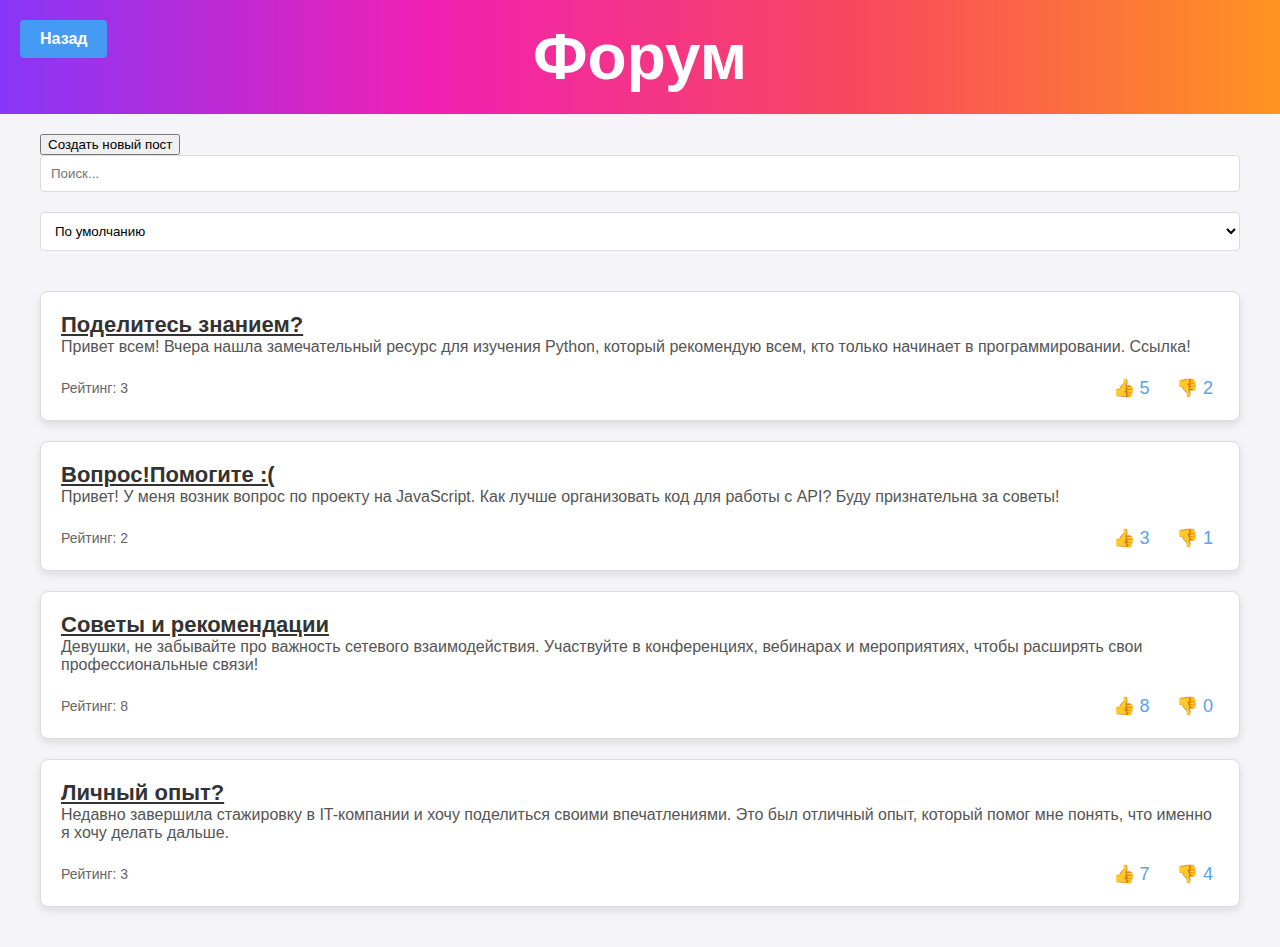
<file: index.html>
<!DOCTYPE html>
<html lang="ru">
<head>
    <meta charset="UTF-8">
    <meta name="viewport" content="width=device-width, initial-scale=1.0">
    <title>ФОРУМ</title>
    <link rel="stylesheet" href="styles.css">
    <link rel="icon" href="https://png.pngtree.com/png-clipart/20230325/original/pngtree-beauty-logo-png-image_9003810.png" type="image/png">
</head>
<body>
    <header>
        <a href="index.html" id="back-button">Назад</a>
        Форум
    </header>
    <main>
        <div id="post-actions">
            <button id="create-post-button">Создать новый пост</button>
            <input type="text" id="search" placeholder="Поиск...">
            <select id="filter">
                <option value="default">По умолчанию</option>
                <option value="popular">Популярные</option>
                <option value="less-popular">Менее популярные</option>
            </select>
        </div>
        <div id="post-section">
            <div id="post-form" class="hidden">
                <input type="text" id="post-title" placeholder="Название поста...">
                <textarea id="post-content" placeholder="Ваш пост..."></textarea>
                <button id="submit-post">Опубликовать</button>
            </div>
        </div>
        <div id="posts-container"></div>
    </main>
    <script src="script.js"></script>
</body>
</html>
</file>
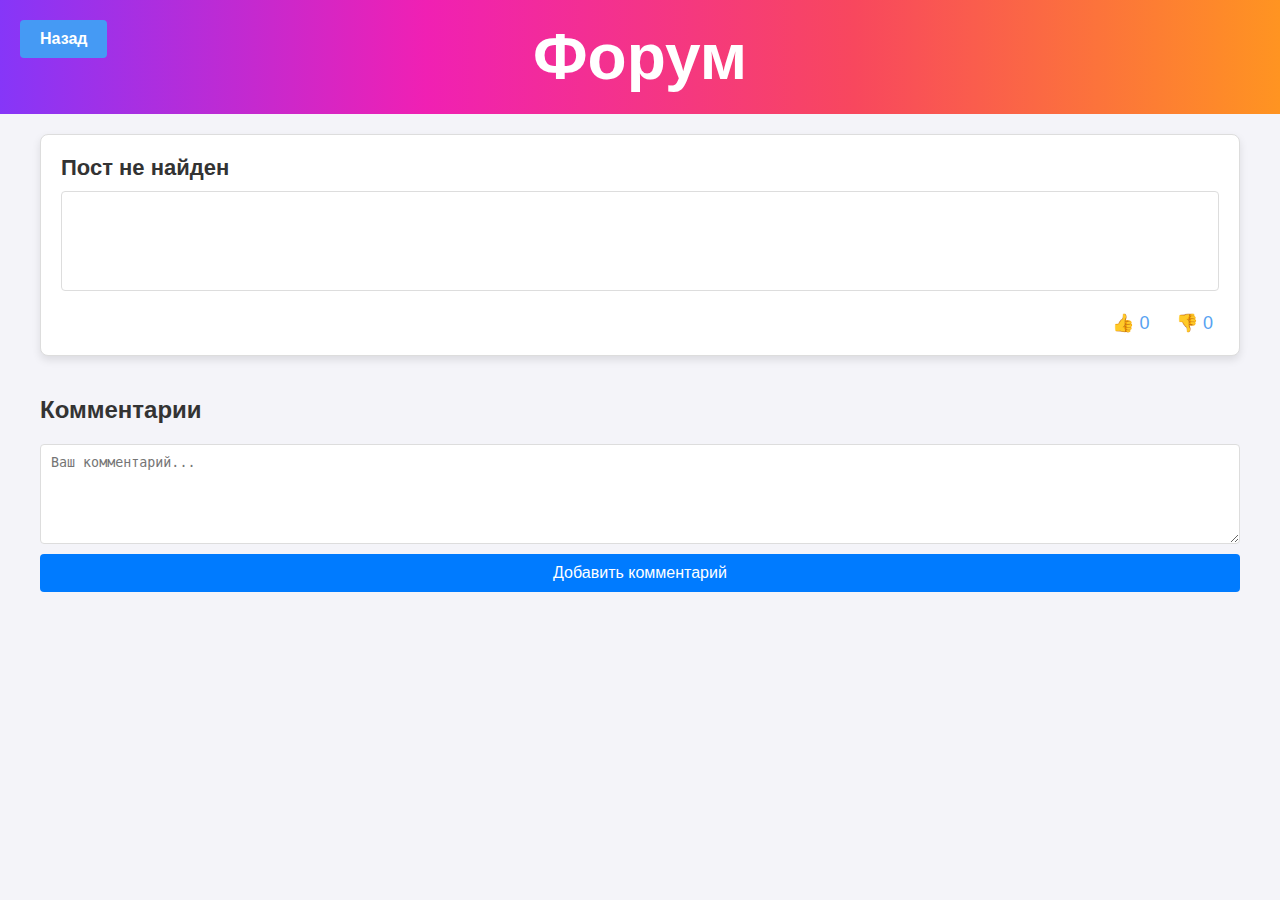
<file: post.html>
<!DOCTYPE html>
<html lang="ru">
<head>
    <meta charset="UTF-8">
    <meta name="viewport" content="width=device-width, initial-scale=1.0">
    <title>Пост</title>
    <link rel="stylesheet" href="styles.css">
</head>
<body>
    <header>
        <a href="index.html" id="back-button">Назад</a>
        Форум
    </header>
    <main>
        <div id="post-details">
            <div class="post">
                <div class="title" id="post-title"></div>
                <div class="content" id="post-content"></div>
                <div class="actions">
                    <div class="rating" id="post-rating"></div>
                    <div class="likes-dislikes">
                        <button class="like-btn" id="like-btn">👍 <span id="likes-count">0</span></button>
                        <button class="dislike-btn" id="dislike-btn">👎 <span id="dislikes-count">0</span></button>
                    </div>
                </div>
            </div>
        </div>
        <div id="comments-section">
            <h2>Комментарии</h2>
            <div id="comments-container"></div>
            <div id="comment-form">
                <textarea id="comment-content" placeholder="Ваш комментарий..."></textarea>
                <button id="submit-comment">Добавить комментарий</button>
            </div>
        </div>
    </main>
    <script src="post.js"></script>
</body>
</html>
</file>
<file: styles.css>
body {
    font-family: 'Arial', sans-serif;
    margin: 0;
    padding: 0;
    background-color: #f4f4f9;
    color: #333;
}

header {
    background: linear-gradient(to right, #8636F8, #F020B3, #F8475E, #FF9421);
    color: #fff;
    padding: 20px;
    text-align: center;
    font-size: 64px;
    font-weight: bold;
    position: relative; 
    
}

main {
    padding: 20px;
    max-width: 1200px;
    margin: auto;
}

#post-section {
    margin-bottom: 20px;
    text-align: center;
}

#post-form {
    margin-top: 20px;
    padding: 20px;
    background-color: #fff;
    border-radius: 8px;
    box-shadow: 0 4px 8px rgba(0, 0, 0, 0.1);
}

#post-content {
    width: 100%;
    height: 100px;
    padding: 10px;
    border: 1px solid #ddd;
    border-radius: 4px;
    box-sizing: border-box;
}

#submit-post, .edit-btn, .delete-btn {
    margin-top: 10px;
    padding: 10px 20px;
    background-color: #007bff;
    color: #fff;
    border: none;
    border-radius: 4px;
    cursor: pointer;
    font-size: 16px;
}

#submit-post:hover, .edit-btn:hover, .delete-btn:hover {
    background-color: #0056b3;
}

.hidden {
    display: none;
}

#posts-list {
    margin-top: 20px;
}

#search, #filter {
    width: 100%;
    padding: 10px;
    border: 1px solid #ddd;
    border-radius: 4px;
    box-sizing: border-box;
    margin-bottom: 20px;
}

#search {
    background-color: #fff;
}

#filter {
    background-color: #fff;
}

.post {
    border: 1px solid #ddd;
    padding: 20px;
    margin-bottom: 20px;
    border-radius: 8px;
    background-color: #fff;
    box-shadow: 0 4px 8px rgba(0, 0, 0, 0.1);
}

.post:hover {
    transform: scale(1.05); 
  }

.post .title {
    font-size: 22px;
    font-weight: bold;
    margin-bottom: 10px;
    color: #333;
}

.post .content {
    font-size: 16px;
    margin-bottom: 20px;
    color: #555;
}

.post .actions {
    display: flex;
    justify-content: space-between;
    align-items: center;
}

.rating {
    font-size: 14px;
    color: #666;
}

.likes-dislikes {
    font-size: 16px;
}

.like-btn, .dislike-btn, .edit-btn, .delete-btn {
    cursor: pointer;
    background: none;
    border: none;
    color: #57a2f1;
    font-size: 18px;
    margin-left: 10px;
}

.like-btn:hover, .dislike-btn:hover, .edit-btn:hover, .delete-btn:hover {
    color: #ffffff;
}

#back-button {
    position: absolute; 
    top: 20px;
    left: 20px; 
    padding: 10px 20px;
    background: #459af4;
    color: #fff;
    text-decoration: none;
    border-radius: 4px;
    font-size: 16px;
    font-weight: bold;
    transition: background-color 0.3s, color 0.3s;
}

#back-button:hover {
    background: #007bff;
    color: #fff;
}


#comments-section {
    margin-top: 40px;
}

#comments-section h2 {
    font-size: 24px;
    margin-bottom: 20px;
    color: #333;
}

.comment {
    padding: 15px;
    margin-bottom: 10px;
    background-color: #fff;
    border: 1px solid #ddd;
    border-radius: 8px;
    box-shadow: 0 4px 8px rgba(0, 0, 0, 0.1);
}

.comment .author {
    font-weight: bold;
    margin-bottom: 5px;
    color: #459af4;
}

.comment .content {
    font-size: 14px;
    color: #555;
}

#comment-form {
    margin-top: 20px;
    display: flex;
    flex-direction: column;
}

#comment-content {
    width: 100%;
    height: 100px;
    padding: 10px;
    border: 1px solid #ddd;
    border-radius: 4px;
    box-sizing: border-box;
    margin-bottom: 10px;
}

#submit-comment {
    padding: 10px 20px;
    background-color: #007bff;
    color: #fff;
    border: none;
    border-radius: 4px;
    cursor: pointer;
    font-size: 16px;
}

#submit-comment:hover {
    background-color: #0056b3;
}
</file>
